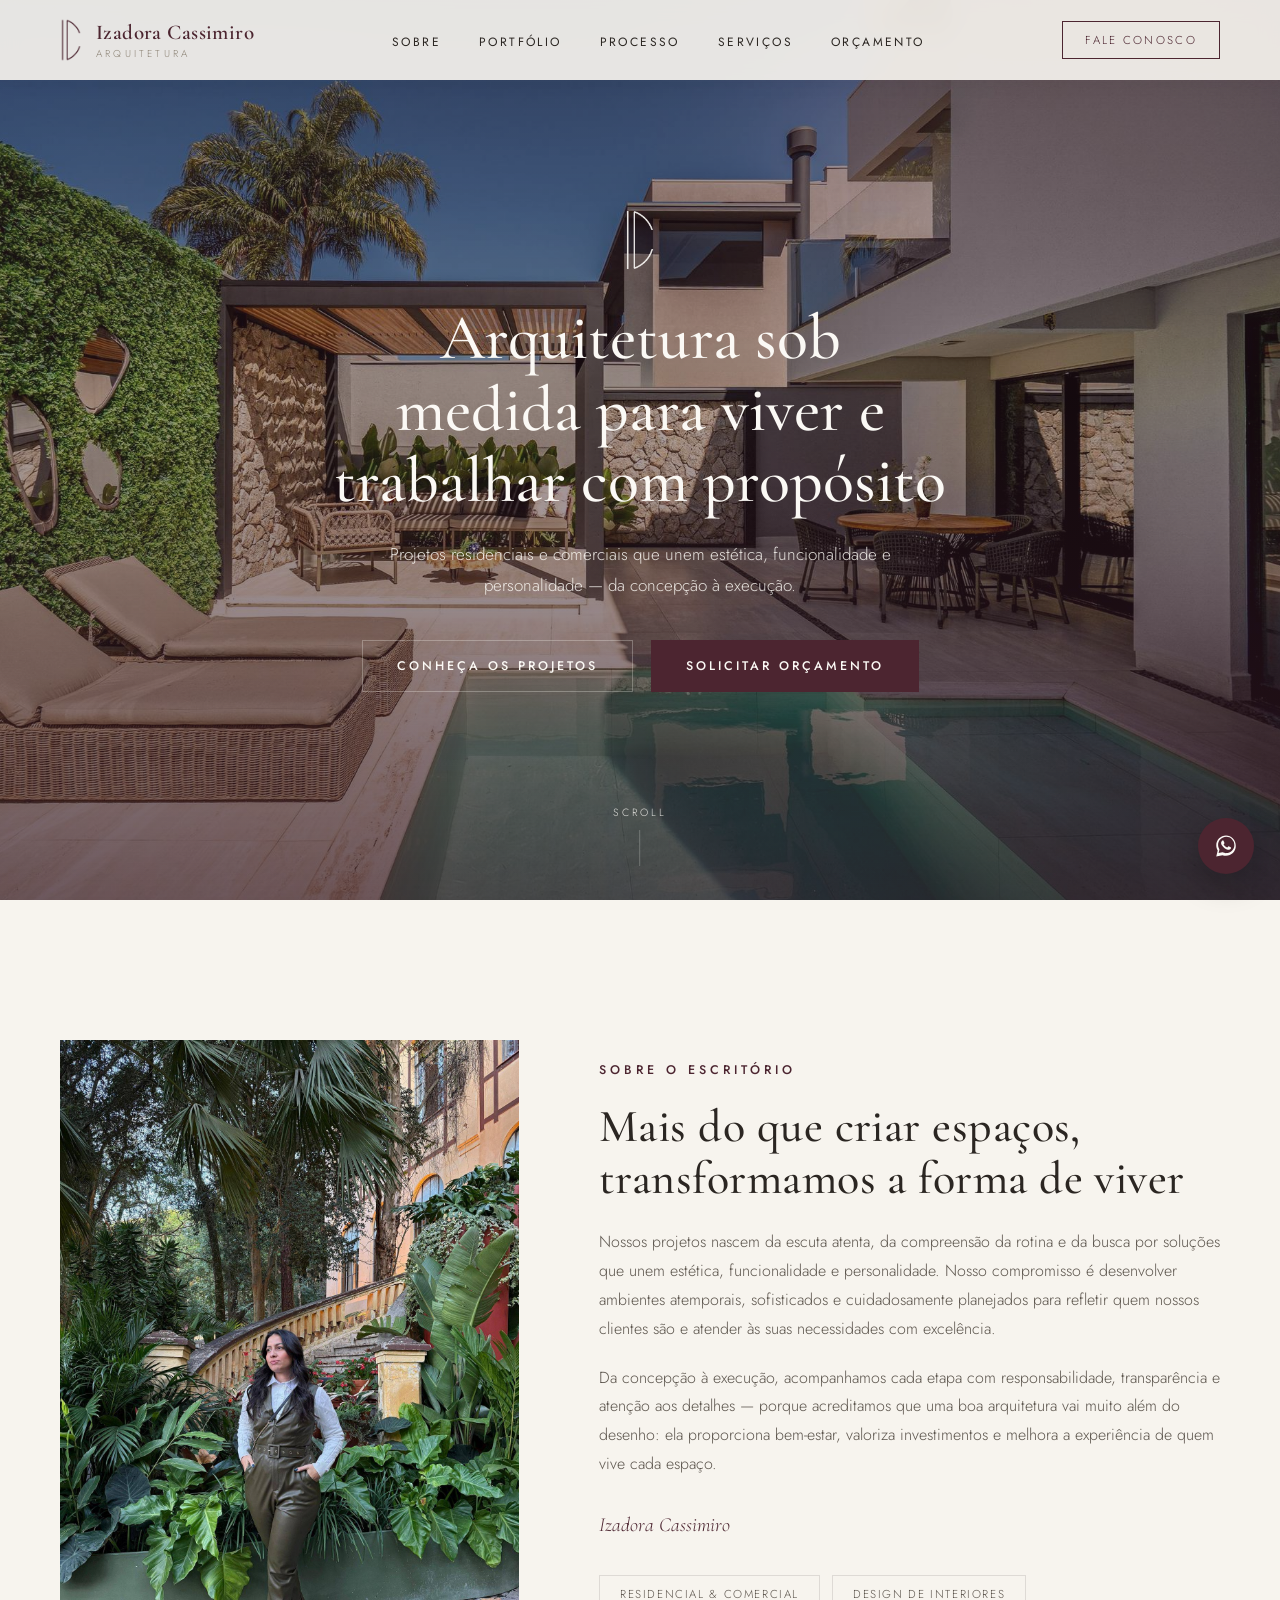
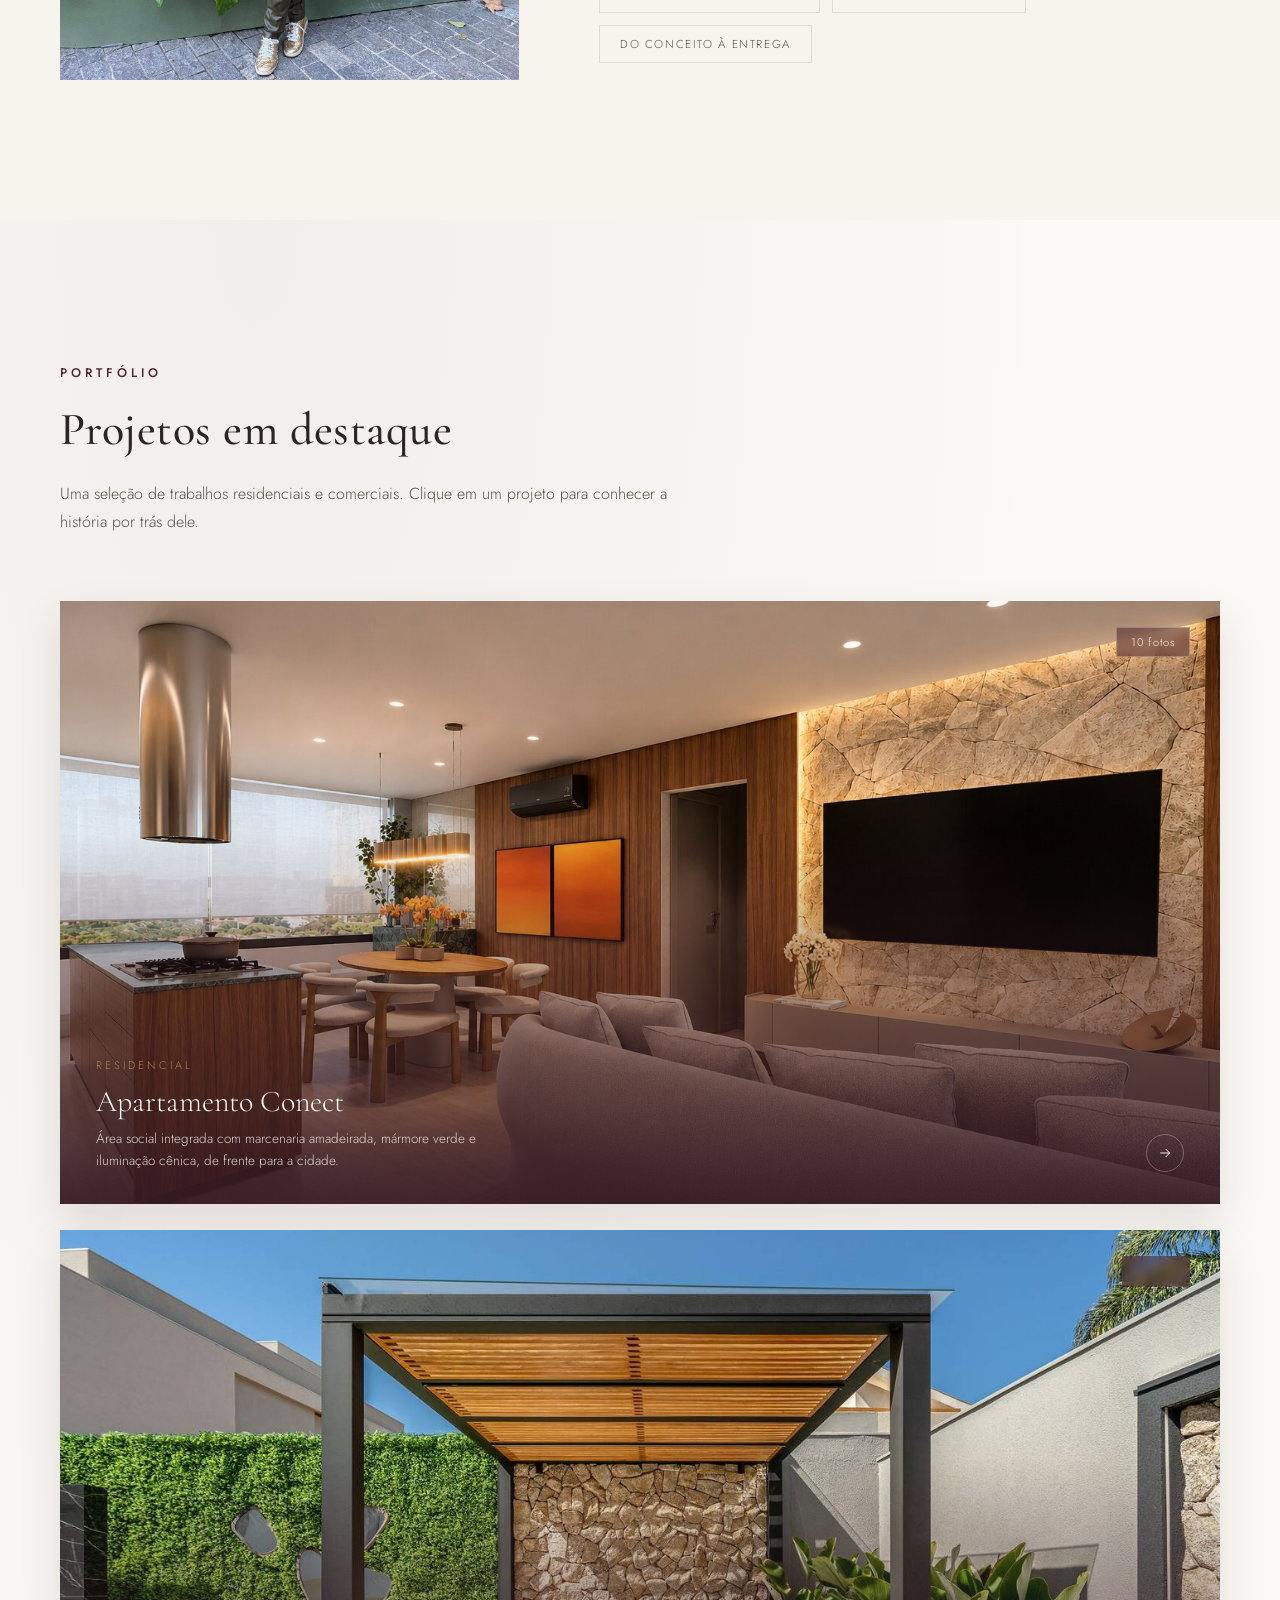
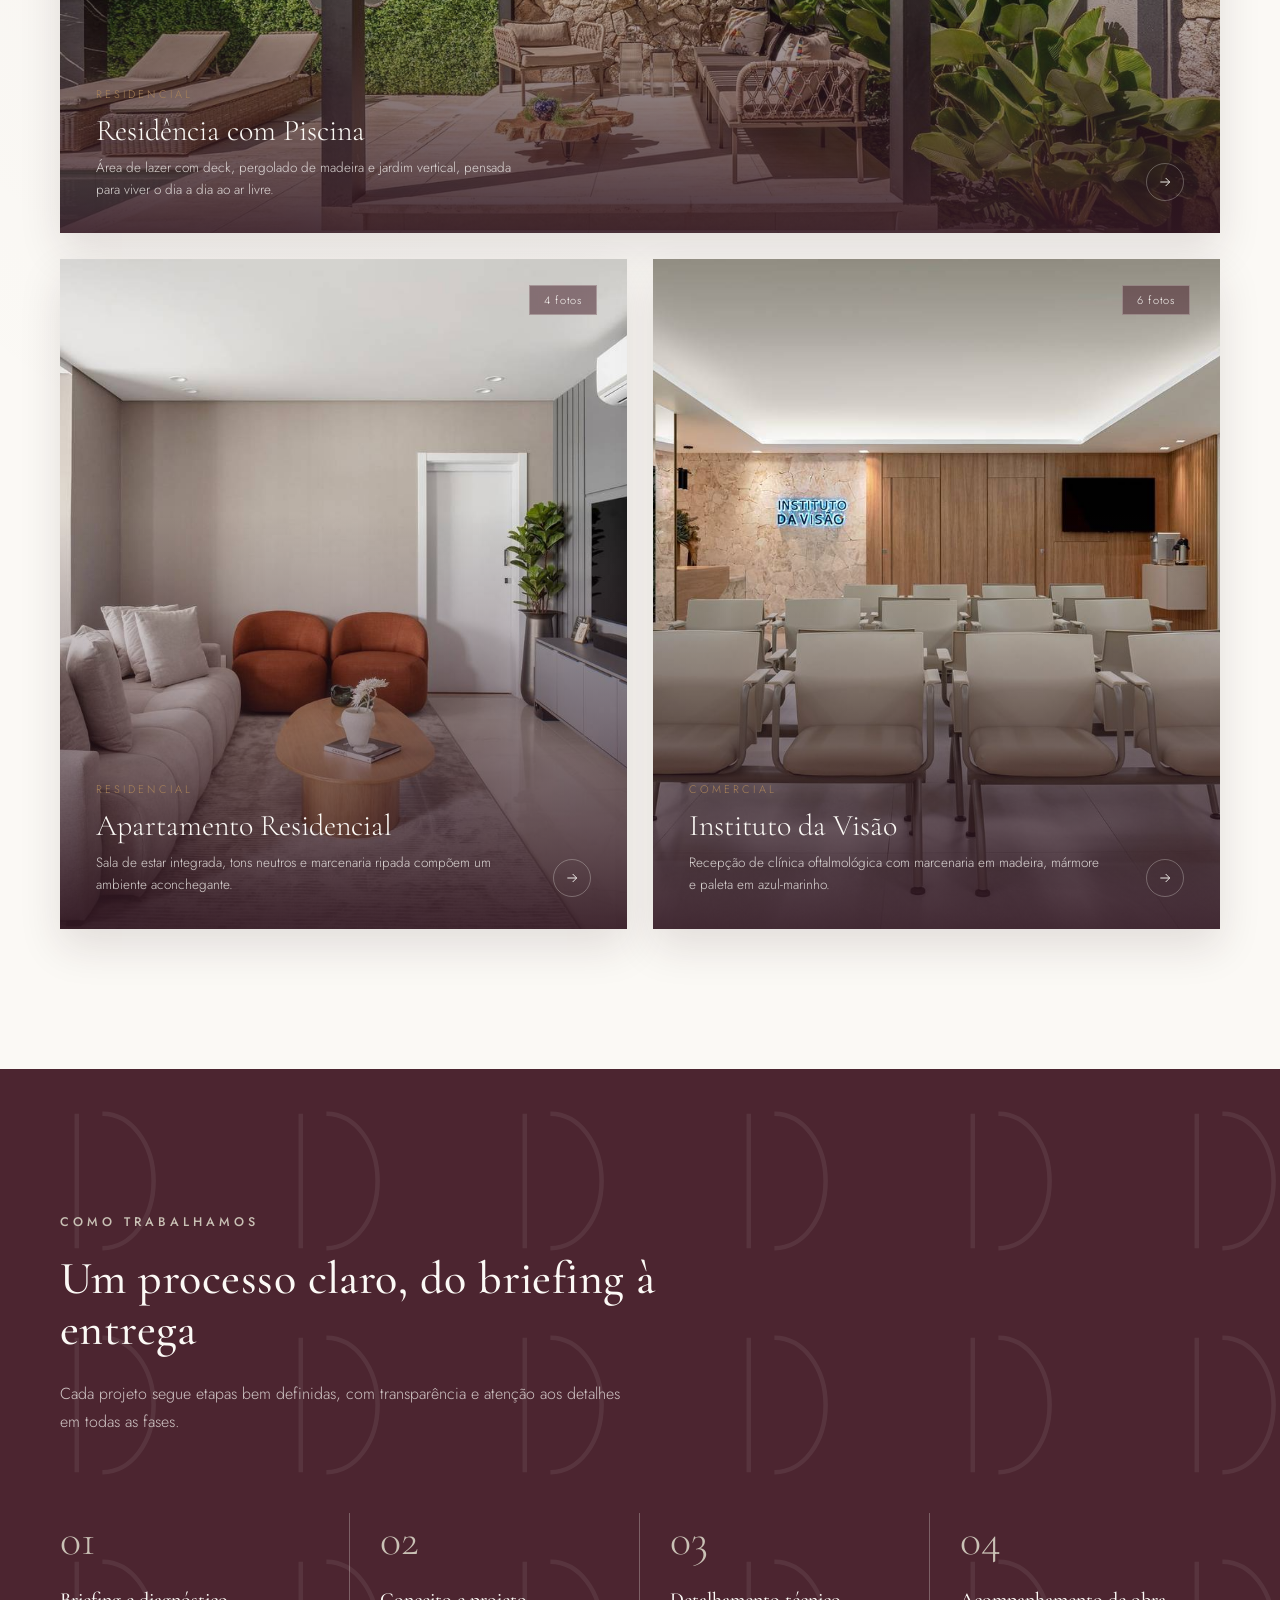
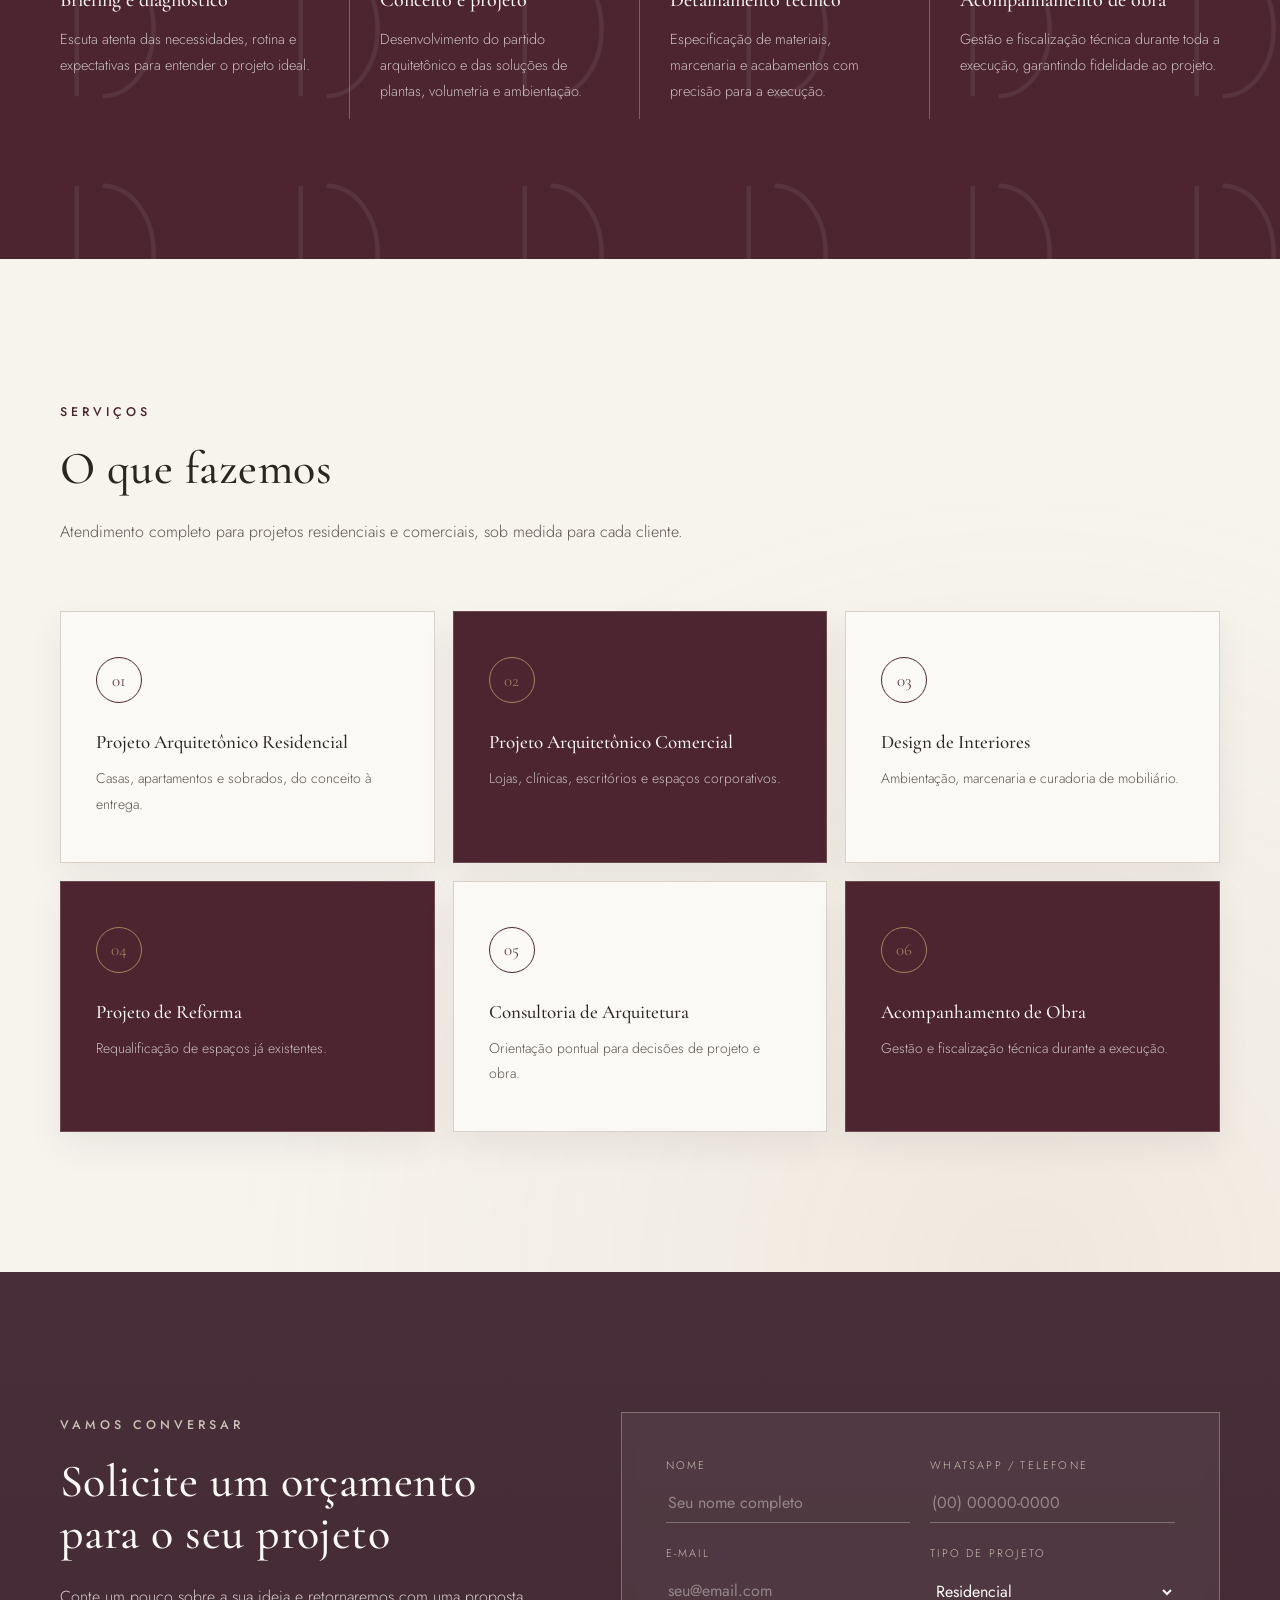
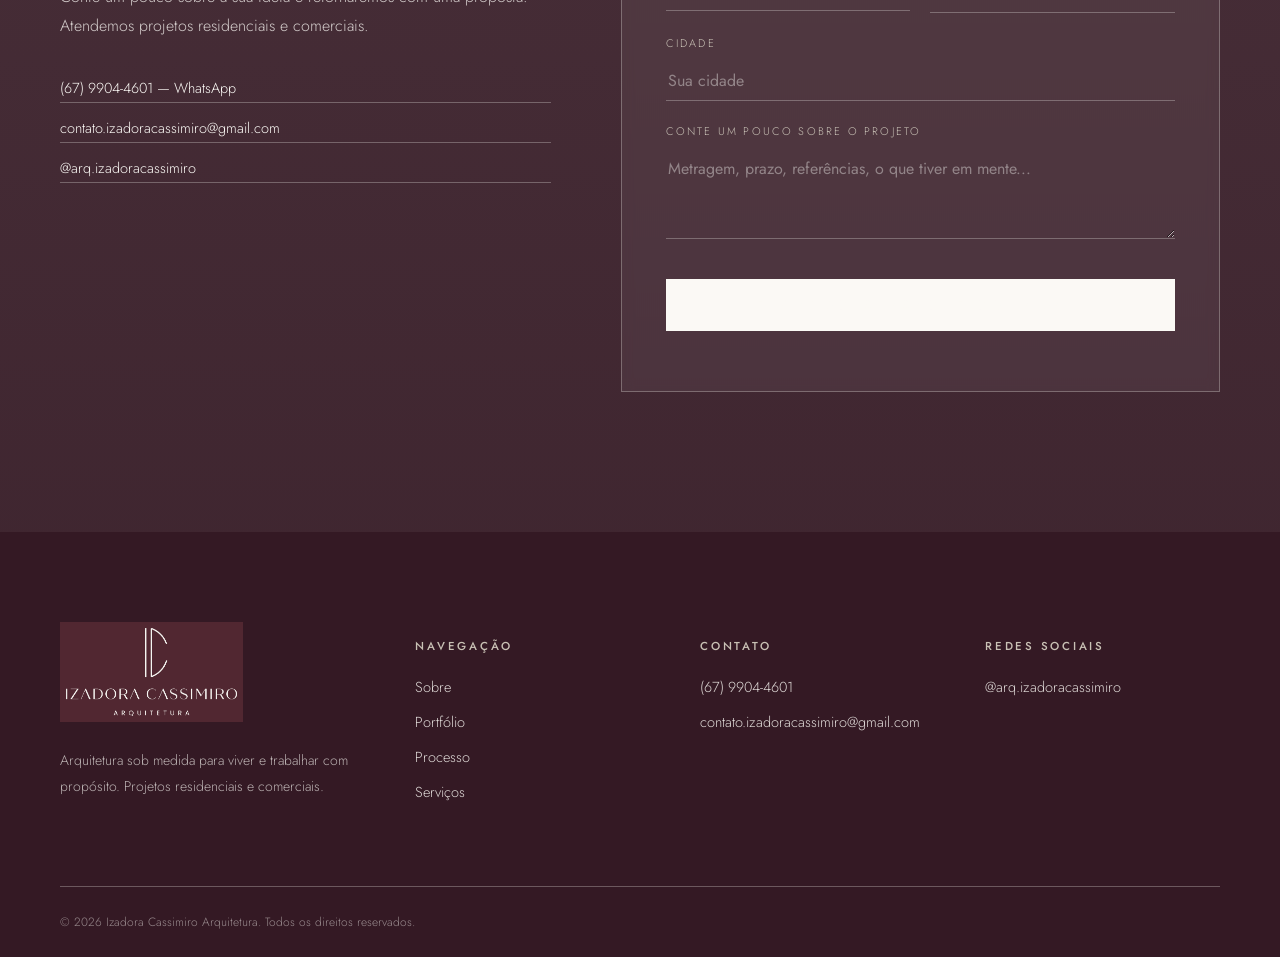
<file: index.html>
<!DOCTYPE html>
<html lang="pt-BR">
<head>
<meta charset="UTF-8">
<meta name="viewport" content="width=device-width, initial-scale=1.0">
<title>Izadora Cassimiro Arquitetura | Projetos residenciais e comerciais</title>
<meta name="description" content="Escritório de arquitetura especializado em projetos residenciais e comerciais sob medida. Design de interiores, reformas e acompanhamento de obra.">
<link rel="preconnect" href="https://fonts.googleapis.com">
<link rel="preconnect" href="https://fonts.gstatic.com" crossorigin>
<link href="https://fonts.googleapis.com/css2?family=Cormorant+Garamond:ital,wght@0,400;0,500;0,600;1,500&family=Jost:wght@300;400;500;600&display=swap" rel="stylesheet">
<link rel="stylesheet" href="styles.css">
</head>
<body>

<!-- ============ NAV ============ -->
<header class="nav" id="mainNav">
  <div class="container">
    <a href="#home" class="nav-logo">
      <img src="assets/img/icon-mono-transparent-bordo.png" alt="" class="nav-logo-mark">
      <span class="nav-logo-text">
        <strong>Izadora Cassimiro</strong>
        <em>Arquitetura</em>
      </span>
    </a>
    <nav>
      <ul class="nav-links">
        <li><a href="#sobre">Sobre</a></li>
        <li><a href="#portfolio">Portfólio</a></li>
        <li><a href="#processo">Processo</a></li>
        <li><a href="#servicos">Serviços</a></li>
        <li><a href="#orcamento">Orçamento</a></li>
      </ul>
    </nav>
    <a class="nav-cta" href="https://wa.me/556799044601" target="_blank" rel="noopener">Fale conosco</a>
    <button class="nav-burger" id="burgerBtn" aria-label="Abrir menu"><span></span><span></span><span></span></button>
  </div>
</header>

<div class="nav-drawer" id="navDrawer">
  <button class="nav-drawer-close" id="drawerClose" aria-label="Fechar menu">
    <svg viewBox="0 0 24 24" fill="none" stroke="currentColor" stroke-width="1.4"><path d="M4 4l16 16M20 4L4 20"/></svg>
  </button>
  <a href="#sobre">Sobre</a>
  <a href="#portfolio">Portfólio</a>
  <a href="#processo">Processo</a>
  <a href="#servicos">Serviços</a>
  <a href="#orcamento">Orçamento</a>
</div>

<!-- ============ HERO ============ -->
<section class="hero" id="home">
  <div class="hero-bg" style="background-image:url('assets/img/hero.jpg')"></div>
  <div class="hero-overlay"></div>
  <div class="hero-content">
    <img src="assets/img/icon-mono-transparent-cream.png" alt="" class="hero-mark">
    <h1>Arquitetura sob medida para viver e trabalhar com propósito</h1>
    <p>Projetos residenciais e comerciais que unem estética, funcionalidade e personalidade — da concepção à execução.</p>
    <div class="hero-actions">
      <a href="#portfolio" class="btn on-dark">Conheça os projetos</a>
      <a href="#orcamento" class="btn filled">Solicitar orçamento</a>
    </div>
  </div>
  <div class="hero-scroll"><span>Scroll</span><span class="line"></span></div>
</section>

<!-- ============ SOBRE ============ -->
<section class="sobre" id="sobre">
  <div class="container">
    <div class="sobre-img-wrap reveal">
      <img src="assets/img/sobre.jpg" alt="Izadora Cassimiro, arquiteta">
      <div class="sobre-img-frame"></div>
    </div>
    <div class="sobre-text reveal">
      <span class="eyebrow">Sobre o escritório</span>
      <h2>Mais do que criar espaços, transformamos a forma de viver</h2>
      <div class="quote-block">
        <p>Nossos projetos nascem da escuta atenta, da compreensão da rotina e da busca por soluções que unem estética, funcionalidade e personalidade. Nosso compromisso é desenvolver ambientes atemporais, sofisticados e cuidadosamente planejados para refletir quem nossos clientes são e atender às suas necessidades com excelência.</p>
        <p>Da concepção à execução, acompanhamos cada etapa com responsabilidade, transparência e atenção aos detalhes — porque acreditamos que uma boa arquitetura vai muito além do desenho: ela proporciona bem-estar, valoriza investimentos e melhora a experiência de quem vive cada espaço.</p>
      </div>
      <span class="sobre-sign">Izadora Cassimiro</span>
      <div class="chip-row">
        <span class="chip">Residencial &amp; Comercial</span>
        <span class="chip">Design de interiores</span>
        <span class="chip">Do conceito à entrega</span>
      </div>
    </div>
  </div>
</section>

<!-- ============ PORTFOLIO ============ -->
<section class="portfolio" id="portfolio">
  <div class="container">
    <div class="section-head reveal">
      <span class="eyebrow">Portfólio</span>
      <h2>Projetos em destaque</h2>
      <p>Uma seleção de trabalhos residenciais e comerciais. Clique em um projeto para conhecer a história por trás dele.</p>
    </div>
    <div class="portfolio-grid">

      <a class="project-card featured reveal" href="projeto-apartamento-conect.html">
        <div class="thumb-wrap">
          <img src="assets/img/ac-01.jpg" alt="Apartamento Conect" loading="lazy">
          <div class="card-overlay"></div>
          <span class="card-count">10 fotos</span>
          <div class="card-info">
            <span class="card-cat">Residencial</span>
            <div class="card-title">Apartamento Conect</div>
            <div class="card-desc">Área social integrada com marcenaria amadeirada, mármore verde e iluminação cênica, de frente para a cidade.</div>
          </div>
          <span class="card-arrow"><svg viewBox="0 0 24 24" fill="none" stroke="currentColor" stroke-width="1.4"><path d="M5 12h14M13 6l6 6-6 6"/></svg></span>
        </div>
      </a>

      <a class="project-card featured reveal" href="projeto-piscina.html">
        <div class="thumb-wrap">
          <img src="assets/img/piscina-6.jpg" alt="Residência com Piscina" loading="lazy">
          <div class="card-overlay"></div>
          <span class="card-count">8 fotos</span>
          <div class="card-info">
            <span class="card-cat">Residencial</span>
            <div class="card-title">Residência com Piscina</div>
            <div class="card-desc">Área de lazer com deck, pergolado de madeira e jardim vertical, pensada para viver o dia a dia ao ar livre.</div>
          </div>
          <span class="card-arrow"><svg viewBox="0 0 24 24" fill="none" stroke="currentColor" stroke-width="1.4"><path d="M5 12h14M13 6l6 6-6 6"/></svg></span>
        </div>
      </a>

      <a class="project-card reveal" href="projeto-apartamento.html">
        <div class="thumb-wrap">
          <img src="assets/img/apto-1.jpg" alt="Apartamento Residencial" loading="lazy">
          <div class="card-overlay"></div>
          <span class="card-count">4 fotos</span>
          <div class="card-info">
            <span class="card-cat">Residencial</span>
            <div class="card-title">Apartamento Residencial</div>
            <div class="card-desc">Sala de estar integrada, tons neutros e marcenaria ripada compõem um ambiente aconchegante.</div>
          </div>
          <span class="card-arrow"><svg viewBox="0 0 24 24" fill="none" stroke="currentColor" stroke-width="1.4"><path d="M5 12h14M13 6l6 6-6 6"/></svg></span>
        </div>
      </a>

      <a class="project-card reveal" href="projeto-instituto.html">
        <div class="thumb-wrap">
          <img src="assets/img/instituto-2.jpg" alt="Instituto da Visão" loading="lazy">
          <div class="card-overlay"></div>
          <span class="card-count">6 fotos</span>
          <div class="card-info">
            <span class="card-cat">Comercial</span>
            <div class="card-title">Instituto da Visão</div>
            <div class="card-desc">Recepção de clínica oftalmológica com marcenaria em madeira, mármore e paleta em azul-marinho.</div>
          </div>
          <span class="card-arrow"><svg viewBox="0 0 24 24" fill="none" stroke="currentColor" stroke-width="1.4"><path d="M5 12h14M13 6l6 6-6 6"/></svg></span>
        </div>
      </a>

    </div>
  </div>
</section>

<!-- ============ PROCESSO ============ -->
<section class="processo" id="processo">
  <svg class="ic-pattern" viewBox="0 0 400 400" preserveAspectRatio="xMidYMid slice">
    <defs>
      <pattern id="icTile" width="70" height="70" patternUnits="userSpaceOnUse">
        <g stroke="currentColor" stroke-width="1.4" fill="none">
          <line x1="24" y1="14" x2="24" y2="56"/>
          <path d="M32 14c9 0 16 9.4 16 21s-7 21-16 21"/>
        </g>
      </pattern>
    </defs>
    <rect width="400" height="400" fill="url(#icTile)" color="#fbf9f5"/>
  </svg>
  <div class="container">
    <div class="section-head reveal">
      <span class="eyebrow on-dark">Como trabalhamos</span>
      <h2>Um processo claro, do briefing à entrega</h2>
      <p class="lead">Cada projeto segue etapas bem definidas, com transparência e atenção aos detalhes em todas as fases.</p>
    </div>
    <div class="steps">
      <div class="step reveal">
        <div class="step-num">01</div>
        <h3>Briefing e diagnóstico</h3>
        <p>Escuta atenta das necessidades, rotina e expectativas para entender o projeto ideal.</p>
      </div>
      <div class="step reveal">
        <div class="step-num">02</div>
        <h3>Conceito e projeto</h3>
        <p>Desenvolvimento do partido arquitetônico e das soluções de plantas, volumetria e ambientação.</p>
      </div>
      <div class="step reveal">
        <div class="step-num">03</div>
        <h3>Detalhamento técnico</h3>
        <p>Especificação de materiais, marcenaria e acabamentos com precisão para a execução.</p>
      </div>
      <div class="step reveal">
        <div class="step-num">04</div>
        <h3>Acompanhamento de obra</h3>
        <p>Gestão e fiscalização técnica durante toda a execução, garantindo fidelidade ao projeto.</p>
      </div>
    </div>
  </div>
</section>

<!-- ============ SERVICOS ============ -->
<!-- Nota: lista de serviços provisória (briefing item 1.4) — validar com a cliente antes da publicação. -->
<section class="servicos" id="servicos">
  <div class="container">
    <div class="section-head reveal">
      <span class="eyebrow">Serviços</span>
      <h2>O que fazemos</h2>
      <p>Atendimento completo para projetos residenciais e comerciais, sob medida para cada cliente.</p>
    </div>
    <div class="servicos-grid">
      <div class="servico reveal">
        <div class="servico-num">01</div>
        <h3>Projeto Arquitetônico Residencial</h3>
        <p>Casas, apartamentos e sobrados, do conceito à entrega.</p>
      </div>
      <div class="servico reveal">
        <div class="servico-num">02</div>
        <h3>Projeto Arquitetônico Comercial</h3>
        <p>Lojas, clínicas, escritórios e espaços corporativos.</p>
      </div>
      <div class="servico reveal">
        <div class="servico-num">03</div>
        <h3>Design de Interiores</h3>
        <p>Ambientação, marcenaria e curadoria de mobiliário.</p>
      </div>
      <div class="servico reveal">
        <div class="servico-num">04</div>
        <h3>Projeto de Reforma</h3>
        <p>Requalificação de espaços já existentes.</p>
      </div>
      <div class="servico reveal">
        <div class="servico-num">05</div>
        <h3>Consultoria de Arquitetura</h3>
        <p>Orientação pontual para decisões de projeto e obra.</p>
      </div>
      <div class="servico reveal">
        <div class="servico-num">06</div>
        <h3>Acompanhamento de Obra</h3>
        <p>Gestão e fiscalização técnica durante a execução.</p>
      </div>
    </div>
  </div>
</section>

<!-- ============ ORCAMENTO ============ -->
<section class="orcamento" id="orcamento">
  <div class="container">
    <div class="orcamento-intro reveal">
      <span class="eyebrow on-dark">Vamos conversar</span>
      <h2>Solicite um orçamento para o seu projeto</h2>
      <p>Conte um pouco sobre a sua ideia e retornaremos com uma proposta. Atendemos projetos residenciais e comerciais.</p>
      <div class="orcamento-contacts">
        <a href="https://wa.me/556799044601" target="_blank" rel="noopener">(67) 9904-4601 — WhatsApp</a>
        <a href="mailto:contato.izadoracassimiro@gmail.com">contato.izadoracassimiro@gmail.com</a>
        <a href="https://instagram.com/arq.izadoracassimiro" target="_blank" rel="noopener">@arq.izadoracassimiro</a>
      </div>
    </div>

    <form class="orc-form reveal" id="orcamentoForm">
      <div class="orc-row">
        <div class="orc-field">
          <label for="orcNome">Nome</label>
          <input type="text" id="orcNome" placeholder="Seu nome completo" required>
        </div>
        <div class="orc-field">
          <label for="orcTelefone">WhatsApp / Telefone</label>
          <input type="tel" id="orcTelefone" placeholder="(00) 00000-0000" required>
        </div>
      </div>
      <div class="orc-row">
        <div class="orc-field">
          <label for="orcEmail">E-mail</label>
          <input type="email" id="orcEmail" placeholder="seu@email.com">
        </div>
        <div class="orc-field">
          <label for="orcTipo">Tipo de projeto</label>
          <select id="orcTipo">
            <option value="Residencial">Residencial</option>
            <option value="Comercial">Comercial</option>
            <option value="Reforma">Reforma</option>
            <option value="Design de Interiores">Design de Interiores</option>
            <option value="Consultoria">Consultoria</option>
            <option value="Outro">Outro</option>
          </select>
        </div>
      </div>
      <div class="orc-field">
        <label for="orcCidade">Cidade</label>
        <input type="text" id="orcCidade" placeholder="Sua cidade">
      </div>
      <div class="orc-field">
        <label for="orcMensagem">Conte um pouco sobre o projeto</label>
        <textarea id="orcMensagem" placeholder="Metragem, prazo, referências, o que tiver em mente..."></textarea>
      </div>
      <button type="submit" class="btn on-dark orc-submit">Enviar solicitação pelo WhatsApp</button>
      <div class="orc-feedback" id="orcFeedback"></div>
    </form>
  </div>
</section>

<!-- ============ FOOTER ============ -->
<footer class="footer">
  <div class="container">
    <div class="footer-grid">
      <div class="footer-col">
        <img src="assets/img/logo-badge.jpg" alt="Izadora Cassimiro Arquitetura" class="footer-logo">
        <p style="margin-top:26px;">Arquitetura sob medida para viver e trabalhar com propósito. Projetos residenciais e comerciais.</p>
      </div>
      <div class="footer-col">
        <h4>Navegação</h4>
        <a href="#sobre">Sobre</a>
        <a href="#portfolio">Portfólio</a>
        <a href="#processo">Processo</a>
        <a href="#servicos">Serviços</a>
      </div>
      <div class="footer-col">
        <h4>Contato</h4>
        <a href="https://wa.me/556799044601" target="_blank" rel="noopener">(67) 9904-4601</a>
        <a href="mailto:contato.izadoracassimiro@gmail.com">contato.izadoracassimiro@gmail.com</a>
      </div>
      <div class="footer-col">
        <h4>Redes sociais</h4>
        <a href="https://instagram.com/arq.izadoracassimiro" target="_blank" rel="noopener">@arq.izadoracassimiro</a>
      </div>
    </div>
    <div class="footer-bottom">
      <span>&copy; <span id="year"></span> Izadora Cassimiro Arquitetura. Todos os direitos reservados.</span>
    </div>
  </div>
</footer>

<!-- ============ WHATSAPP FLOAT ============ -->
<a class="wa-float" href="https://wa.me/556799044601" target="_blank" rel="noopener" aria-label="Falar no WhatsApp">
  <svg viewBox="0 0 32 32" fill="none"><path fill="#fbf9f5" d="M16.02 3C9.4 3 4 8.4 4 15.02c0 2.4.66 4.63 1.8 6.55L4 29l7.6-1.75a12 12 0 0 0 4.42.85h.01c6.63 0 12.02-5.4 12.02-12.03C28.05 8.4 22.66 3 16.02 3zm0 21.8h-.01a10 10 0 0 1-4.28-.97l-.31-.16-4.5 1.04 1.06-4.36-.2-.32a9.94 9.94 0 0 1-1.53-5.3c0-5.5 4.5-9.98 10.03-9.98 2.68 0 5.2 1.04 7.09 2.94a9.9 9.9 0 0 1 2.93 7.05c0 5.5-4.5 9.96-9.98 9.96zm5.5-7.46c-.3-.15-1.77-.87-2.04-.97-.27-.1-.47-.15-.67.15-.2.3-.77.97-.94 1.17-.17.2-.35.22-.65.07-.3-.15-1.26-.46-2.4-1.47a9 9 0 0 1-1.66-2.06c-.17-.3-.02-.46.13-.6.14-.14.3-.35.45-.53.15-.17.2-.3.3-.5.1-.2.05-.37-.02-.52-.08-.15-.68-1.62-.93-2.22-.24-.58-.49-.5-.68-.51h-.58c-.2 0-.53.07-.8.37-.28.3-1.05 1.03-1.05 2.5 0 1.48 1.08 2.9 1.23 3.1.15.2 2.12 3.24 5.14 4.54.72.31 1.28.5 1.72.63.72.23 1.38.2 1.9.12.58-.09 1.77-.72 2.02-1.42.25-.7.25-1.29.17-1.42-.07-.13-.27-.2-.57-.35z"/></svg>
</a>

<script src="script.js"></script>
</body>
</html>
</file>
<file: styles.css>
/* ==========================================================================
   Izadora Cassimiro Arquitetura — styles
   ========================================================================== */

:root{
  --bordo: #4c2530;
  --bordo-dark: #341924;
  --bege: #f7f4ee;
  --creme: #fbf9f5;
  --taupe: #c9c1b5;
  --taupe-dark: #8f8577;
  --gold: #a9835a;
  --ink: #2b2622;
  --ink-soft: #5c554d;
  --line: rgba(43,38,34,0.12);
  --line-warm: rgba(140,124,106,0.32);
  --line-light: rgba(251,249,245,0.28);

  --serif: 'Cormorant Garamond', 'Times New Roman', serif;
  --sans: 'Jost', Arial, sans-serif;

  --section-py: 140px;
  --section-py-mobile: 76px;
  --container: 1240px;
}

*{ box-sizing: border-box; }
html{ scroll-behavior: smooth; overflow-x: hidden; max-width: 100%; }
body{
  margin:0;
  font-family: var(--sans);
  color: var(--ink);
  background: var(--creme);
  font-weight: 300;
  -webkit-font-smoothing: antialiased;
  overflow-x: hidden;
  max-width: 100%;
  position: relative;
}
img{ max-width:100%; display:block; }
a{ color:inherit; text-decoration:none; }
button{ font-family: inherit; cursor:pointer; }

.container{
  width:100%;
  max-width: var(--container);
  margin:0 auto;
  padding: 0 40px;
}

.eyebrow{
  font-family: var(--sans);
  font-size: 12.5px;
  letter-spacing: 0.32em;
  text-transform: uppercase;
  color: var(--bordo);
  font-weight: 500;
  display:inline-block;
  margin-bottom: 22px;
}
.eyebrow.on-dark{ color: var(--taupe); }

h1,h2,h3{
  font-family: var(--serif);
  font-weight: 500;
  color: var(--ink);
  margin: 0 0 24px;
  line-height: 1.12;
  overflow-wrap: break-word;
}
a, p{ overflow-wrap: break-word; word-break: break-word; }
h2{ font-size: clamp(32px, 4vw, 46px); letter-spacing: 0.01em; }
.section-head{ max-width: 640px; margin-bottom: 64px; }
.section-head.center{ margin-left:auto; margin-right:auto; text-align:center; }
p{ line-height: 1.8; color: var(--ink-soft); font-weight: 300; }

.btn{
  display:inline-flex;
  align-items:center;
  justify-content:center;
  gap:10px;
  padding: 16px 34px;
  font-size: 12.5px;
  letter-spacing: 0.24em;
  text-transform: uppercase;
  font-weight: 500;
  border:1px solid var(--bordo);
  color: var(--bordo);
  background: transparent;
  transition: all .35s ease;
  white-space: nowrap;
}
.btn:hover{ background: var(--bordo); color: var(--creme); transform: translateY(-2px); }
.btn.filled{ background: var(--bordo); color: var(--creme); }
.btn.filled:hover{ background: var(--bordo-dark); border-color: var(--bordo-dark); }
.btn.on-dark{ border-color: var(--line-light); color: var(--creme); }
.btn.on-dark:hover{ background: var(--creme); color: var(--bordo); border-color: var(--creme); }

/* ---------------- NAV ---------------- */
.nav{
  position: fixed; top:0; left:0; right:0; z-index: 500;
  padding: 18px 0;
  background: rgba(247,244,238,0.92);
  backdrop-filter: blur(10px);
  -webkit-backdrop-filter: blur(10px);
  box-shadow: 0 2px 18px rgba(43,38,34,0.06);
  transition: all .4s ease;
}
.nav .container{ display:flex; align-items:center; justify-content:space-between; }
.nav-logo{
  display:flex; align-items:center; gap:14px; color: var(--bordo);
  min-width:0; flex-shrink:1;
}
.nav-logo-mark{ height:44px; width:auto; flex-shrink:0; }
.nav-logo-text{ display:flex; flex-direction:column; line-height:1.2; min-width:0; overflow:hidden; }
.nav-logo-text strong{
  font-family: var(--serif); font-weight:600; font-size:21px; letter-spacing:0.02em; color: var(--bordo);
}
.nav-logo-text em{
  font-family: var(--sans); font-style:normal; font-size:10px; letter-spacing:0.32em;
  text-transform:uppercase; color: var(--taupe-dark); margin-top:2px;
}
.nav.scrolled{ padding: 10px 0; box-shadow: 0 6px 24px rgba(0,0,0,0.09); }
.nav-links{ display:flex; gap:38px; list-style:none; margin:0; padding:0; }
.nav-links a{
  font-size: 12px; letter-spacing: 0.2em; text-transform: uppercase;
  color: var(--ink); font-weight: 400; position:relative; padding-bottom:4px;
}
.nav-links a::after{
  content:''; position:absolute; left:0; bottom:0; width:0; height:1px; background: currentColor;
  transition: width .3s ease;
}
.nav-links a:hover::after{ width:100%; }
.nav-cta{
  border:1px solid var(--bordo); color:var(--bordo);
  padding: 10px 22px; font-size:11.5px; letter-spacing:0.2em; text-transform:uppercase;
  transition: all .35s ease;
}
.nav-cta:hover{ background: var(--bordo); color: var(--creme); }

.nav-burger{ display:none; width:26px; height:20px; position:relative; background:none; border:none; }
.nav-burger span{ position:absolute; left:0; right:0; height:1px; background: var(--ink); transition:.3s; }
.nav-burger span:nth-child(1){ top:0; }
.nav-burger span:nth-child(2){ top:9px; }
.nav-burger span:nth-child(3){ top:18px; }

/* ---------------- HERO ---------------- */
.hero{
  position:relative; height:100vh; min-height:640px;
  display:flex; align-items:center; justify-content:center;
  color: var(--creme); text-align:center; overflow:hidden;
}
.hero-bg{
  position:absolute; inset:0; background-size:cover; background-position:center;
  transform: scale(1.06);
  will-change: transform;
}
.hero-overlay{
  position:absolute; inset:0;
  background: linear-gradient(180deg, rgba(52,25,36,0.55) 0%, rgba(52,25,36,0.38) 45%, rgba(52,25,36,0.72) 100%);
}
.hero-content{ position:relative; z-index:2; padding: 0 24px; max-width:820px; }
.hero-mark{ width:auto; height:64px; margin: 0 auto 30px; opacity:0.95; }
.hero-content h1{
  color: var(--creme); font-size: clamp(34px, 6vw, 64px); margin-bottom:22px;
  text-wrap: balance;
}
.hero-content p{ color: rgba(251,249,245,0.86); font-size:17px; max-width:560px; margin: 0 auto 40px; }
.hero-actions{ display:flex; gap:18px; justify-content:center; flex-wrap:wrap; }
.hero-scroll{
  position:absolute; bottom: 34px; left:50%; transform: translateX(-50%);
  z-index:2; display:flex; flex-direction:column; align-items:center; gap:10px;
  color: var(--creme); font-size:10.5px; letter-spacing:0.28em; text-transform:uppercase;
  opacity:0.85;
}
.hero-scroll .line{ width:1px; height:36px; background: var(--line-light); position:relative; overflow:hidden; }
.hero-scroll .line::after{
  content:''; position:absolute; top:-100%; left:0; width:100%; height:100%; background: var(--creme);
  animation: scrolldown 2.2s ease-in-out infinite;
}
@keyframes scrolldown{ 0%{ top:-100%; } 60%{ top:100%; } 100%{ top:100%; } }

/* ---------------- SOBRE ---------------- */
.sobre{ padding: var(--section-py) 0; background: var(--bege); }
.sobre .container{ display:grid; grid-template-columns: 0.85fr 1.15fr; gap:80px; align-items:center; }
.sobre-img-wrap{ position:relative; }
.sobre-img-wrap img{ width:100%; height:640px; object-fit:cover; transition: transform .6s ease; }
.sobre-img-wrap:hover img{ transform: scale(1.03); }
.sobre-img-frame{
  position:absolute; top:22px; left:22px; right:-22px; bottom:-22px;
  border:1px solid var(--bordo); z-index:-1;
}
.sobre-text{ min-width:0; }
.sobre-text .quote-block{ margin: 0 0 34px; }
.sobre-text p{ font-size:16px; margin-bottom:20px; }
.sobre-text p:last-of-type{ margin-bottom:0; }
.sobre-sign{ margin-top:34px; font-family: var(--serif); font-size:20px; color:var(--bordo); font-style:italic; }
.chip-row{ display:flex; flex-wrap:wrap; gap:12px; margin-top:38px; }
.chip{
  border:1px solid var(--line); padding:10px 20px; font-size:11.5px;
  letter-spacing:0.14em; text-transform:uppercase; color:var(--ink-soft);
  transition: border-color .3s ease, color .3s ease;
}
.chip:hover{ border-color: var(--bordo); color: var(--bordo); }

/* ---------------- PORTFOLIO ---------------- */
.portfolio{
  padding: var(--section-py) 0;
  background: radial-gradient(ellipse at 20% 0%, rgba(76,37,48,0.05), transparent 55%), var(--creme);
  position: relative;
}
.portfolio-grid{
  display:grid; grid-template-columns: repeat(2, 1fr); gap: 26px;
}
.project-card{
  position:relative; cursor:pointer; overflow:hidden; background: var(--bordo-dark);
  display:block; box-shadow: 0 18px 40px rgba(52,25,36,0.12);
  transition: box-shadow .4s ease, transform .4s ease;
}
.project-card:hover{ box-shadow: 0 26px 55px rgba(52,25,36,0.22); transform: translateY(-4px); }
.project-card.featured{ grid-column: 1 / -1; }
.project-card .thumb-wrap{ position:relative; width:100%; padding-top: 118%; overflow:hidden; }
.project-card.featured .thumb-wrap{ padding-top: 52%; }
.project-card img{
  position:absolute; inset:0; width:100%; height:100%; object-fit:cover;
  transition: transform 1.1s cubic-bezier(.2,.7,.2,1), filter .6s ease;
}
.project-card:hover img{ transform: scale(1.07); }
.project-card .card-overlay{
  position:absolute; inset:0;
  background: linear-gradient(180deg, rgba(52,25,36,0) 38%, rgba(52,25,36,0.9) 100%);
}
.project-card .card-info{
  position:absolute; left:0; right:0; bottom:0; padding: 32px 36px;
  color: var(--creme);
}
.project-card .card-cat{
  font-size:11px; letter-spacing:0.28em; text-transform:uppercase; color: var(--gold);
  margin-bottom:10px; display:block;
}
.project-card .card-title{ font-family: var(--serif); font-size:30px; margin-bottom:8px; }
.project-card .card-desc{ font-size:13.5px; color: rgba(251,249,245,0.82); max-width:420px; line-height:1.65; }
.project-card .card-count{
  position:absolute; top:26px; right:30px; font-size:11px; letter-spacing:0.1em;
  color: var(--creme); background: rgba(76,37,48,0.55); border:1px solid var(--line-light); padding:6px 14px;
  backdrop-filter: blur(4px);
}
.project-card .card-arrow{
  position:absolute; bottom:32px; right:36px; width:38px; height:38px; border-radius:50%;
  border:1px solid var(--line-light); display:flex; align-items:center; justify-content:center;
  color: var(--creme); transition: background .35s ease, transform .35s ease;
}
.project-card:hover .card-arrow{ background: var(--bordo); transform: translateX(4px); }
.project-card .card-arrow svg{ width:16px; height:16px; }

/* ---------------- PROCESSO ---------------- */
.processo{ padding: var(--section-py) 0; background: var(--bordo); color: var(--creme); position:relative; overflow:hidden; }
.processo .ic-pattern{ position:absolute; inset:0; opacity:0.07; pointer-events:none; }
.processo .container{ position:relative; z-index:1; }
.processo h2{ color: var(--creme); }
.processo p.lead{ color: rgba(251,249,245,0.75); max-width:560px; }
.steps{ margin-top: 76px; display:grid; grid-template-columns: repeat(4,1fr); gap:0; }
.step{ padding: 0 30px; position:relative; }
.step:first-child{ padding-left: 0; }
.step:last-child{ padding-right: 0; }
.step:not(:last-child)::after{
  content:''; position:absolute; top:0; right:0; width:1px; height:100%; background: var(--line-light);
}
.step-num{ font-family: var(--serif); font-size:44px; color: var(--taupe); margin-bottom:22px; transition: color .3s ease, transform .3s ease; }
.step:hover .step-num{ color: var(--creme); transform: translateX(4px); }
.step h3{ color: var(--creme); font-size:20px; margin-bottom:14px; }
.step p{ color: rgba(251,249,245,0.72); font-size:14.5px; }

/* ---------------- SERVICOS ---------------- */
.servicos{
  padding: var(--section-py) 0;
  background: radial-gradient(ellipse at 80% 100%, rgba(169,131,90,0.10), transparent 55%), var(--bege);
}
.servicos-grid{
  display:grid; grid-template-columns: repeat(3,1fr); gap: 18px;
}
.servico{
  position:relative; padding: 46px 36px; overflow:hidden;
  background: var(--creme); color: var(--ink);
  box-shadow: 0 14px 32px rgba(52,25,36,0.07);
  transition: transform .35s ease, box-shadow .35s ease, background .35s ease;
}
.servico::after{
  content:''; position:absolute; inset:0; border:1px solid var(--line-warm); pointer-events:none;
  transition: border-color .35s ease;
}
.servico-num{
  display:inline-flex; align-items:center; justify-content:center;
  width:46px; height:46px; border-radius:50%;
  font-family:var(--serif); font-size:17px; margin-bottom:28px;
  border:1px solid var(--bordo); color:var(--bordo);
  transition: background .35s ease, color .35s ease;
}
.servico h3{ font-size:19px; margin-bottom:14px; color: var(--ink); }
.servico p{ font-size:14px; margin:0; color: var(--ink-soft); }

.servico:hover{ transform: translateY(-6px); box-shadow: 0 24px 48px rgba(52,25,36,0.16); }
.servico:hover::after{ border-color: var(--bordo); }
.servico:hover .servico-num{ background: var(--bordo); color: var(--creme); }

/* checkerboard color play across the grid */
.servico:nth-child(even){ background: var(--bordo); color: var(--creme); }
.servico:nth-child(even) h3{ color: var(--creme); }
.servico:nth-child(even) p{ color: rgba(251,249,245,0.72); }
.servico:nth-child(even) .servico-num{ border-color: var(--gold); color: var(--gold); }
.servico:nth-child(even)::after{ border-color: rgba(251,249,245,0.18); }
.servico:nth-child(even):hover{ background: var(--bordo-dark); }
.servico:nth-child(even):hover .servico-num{ background: var(--gold); color: var(--bordo-dark); }
.servico:nth-child(even):hover::after{ border-color: var(--gold); }

/* ---------------- ORCAMENTO (quote request) ---------------- */
.orcamento{
  padding: var(--section-py) 0; position:relative; color:var(--creme);
  background: linear-gradient(rgba(52,25,36,0.9), rgba(52,25,36,0.94)), url('assets/img/piscina-9.jpg') center/cover fixed;
}
.orcamento .container{ display:grid; grid-template-columns: 0.9fr 1.1fr; gap: 70px; align-items:start; }
.orcamento-intro{ min-width:0; }
.orcamento-intro h2{ color: var(--creme); }
.orcamento-intro p{ color: rgba(251,249,245,0.78); }
.orcamento-contacts{ margin-top:36px; display:flex; flex-direction:column; gap:14px; min-width:0; }
.orcamento-contacts a{ font-size:14.5px; color: var(--creme); border-bottom:1px solid var(--line-light); padding-bottom:4px; max-width:100%; transition: border-color .3s ease, opacity .3s ease; }
.orcamento-contacts a:hover{ border-color: var(--taupe); opacity:0.8; }

.orc-form{ background: rgba(251,249,245,0.06); border:1px solid var(--line-light); padding: 44px; backdrop-filter: blur(6px); min-width:0; }
.orc-row{ display:grid; grid-template-columns: 1fr 1fr; gap:20px; }
.orc-field{ margin-bottom: 22px; }
.orc-field label{ display:block; font-size:11px; letter-spacing:0.2em; text-transform:uppercase; color: var(--taupe); margin-bottom:10px; }
.orc-field input, .orc-field select, .orc-field textarea{
  width:100%; background: transparent; border:none; border-bottom:1px solid var(--line-light);
  color: var(--creme); font-family: var(--sans); font-size:16px; padding: 8px 2px; outline:none;
  transition: border-color .3s ease;
}
.orc-field select option{ color: var(--ink); }
.orc-field input::placeholder, .orc-field textarea::placeholder{ color: rgba(251,249,245,0.4); }
.orc-field input:focus, .orc-field select:focus, .orc-field textarea:focus{ border-color: var(--creme); }
.orc-field textarea{ resize: vertical; min-height: 90px; }
.orc-submit{ margin-top:12px; width:100%; justify-content:center; background: var(--creme); color: var(--bordo); border-color: var(--creme); }
.orc-submit:hover{ background: var(--gold); border-color: var(--gold); color: var(--bordo-dark); }
.orc-feedback{ margin-top:16px; font-size:13px; color: var(--taupe); opacity:0; transition: opacity .4s ease; }
.orc-feedback.show{ opacity:1; }

/* ---------------- FOOTER ---------------- */
.footer{ background: var(--bordo-dark); color: var(--creme); padding: 90px 0 0; }
.footer-grid{ display:grid; grid-template-columns: 1.3fr 1fr 1fr 1fr; gap: 50px; padding-bottom: 70px; border-bottom:1px solid var(--line-light); }
.footer-logo{ height:100px; width:auto; margin-bottom:6px; }
.footer p{ color: rgba(251,249,245,0.68); font-size:14px; }
.footer-col h4{
  font-size:11.5px; letter-spacing:0.24em; text-transform:uppercase; color: var(--taupe);
  font-weight:500; margin-bottom:22px;
}
.footer-col{ min-width:0; }
.footer-col a{ display:block; font-size:14.5px; color: rgba(251,249,245,0.85); margin-bottom:14px; transition: color .25s; }
.footer-col a:hover{ color: var(--creme); }
.footer-bottom{
  display:flex; justify-content:space-between; align-items:center; padding: 26px 0;
  font-size:12px; color: rgba(251,249,245,0.5); flex-wrap:wrap; gap:10px;
}

/* ---------------- WHATSAPP FLOAT ---------------- */
.wa-float{
  position:fixed; right:26px; bottom:26px; z-index:400;
  width:56px; height:56px; border-radius:50%; background: var(--bordo);
  display:flex; align-items:center; justify-content:center; box-shadow: 0 10px 30px rgba(0,0,0,0.25);
  transition: transform .3s ease, background .3s ease;
}
.wa-float:hover{ transform: scale(1.08); background: var(--bordo-dark); }
.wa-float svg{ width:26px; height:26px; }

/* ---------------- LIGHTBOX ---------------- */
.lightbox{
  position:fixed; inset:0; z-index:999; background: rgba(20,12,15,0.96);
  display:flex; align-items:center; justify-content:center;
  opacity:0; visibility:hidden; transition: opacity .35s ease;
}
.lightbox.active{ opacity:1; visibility:visible; }
.lightbox-inner{ position:relative; width:100%; height:100%; display:flex; align-items:center; justify-content:center; }
.lightbox-img-wrap{ max-width: 84vw; max-height:78vh; }
.lightbox img{ max-width:84vw; max-height:78vh; width:auto; height:auto; object-fit:contain; box-shadow: 0 20px 60px rgba(0,0,0,0.4); }
.lightbox-caption{
  position:absolute; left:50%; bottom:56px; transform:translateX(-50%); text-align:center; color:var(--creme);
}
.lightbox-caption .lb-title{ font-family: var(--serif); font-size:20px; }
.lightbox-caption .lb-count{ font-size:11.5px; letter-spacing:0.2em; color: var(--taupe); margin-top:6px; }
.lb-close, .lb-prev, .lb-next{
  position:absolute; background:none; border:none; color: var(--creme); z-index:5;
  display:flex; align-items:center; justify-content:center;
}
.lb-close{ top:28px; right:32px; width:42px; height:42px; }
.lb-close svg, .lb-prev svg, .lb-next svg{ width:26px; height:26px; }
.lb-prev{ left: 22px; top:50%; transform:translateY(-50%); width:56px; height:56px; }
.lb-next{ right: 22px; top:50%; transform:translateY(-50%); width:56px; height:56px; }
.lb-prev:hover, .lb-next:hover, .lb-close:hover{ opacity:0.6; }

/* ---------------- PROJECT DETAIL PAGES ---------------- */
.project-banner{ position:relative; height:64vh; min-height:420px; display:flex; align-items:flex-end; color:var(--creme); overflow:hidden; }
.project-banner-bg{ position:absolute; inset:0; background-size:cover; background-position:center; }
.project-banner-overlay{ position:absolute; inset:0; background: linear-gradient(180deg, rgba(52,25,36,0.25) 0%, rgba(52,25,36,0.85) 100%); }
.project-banner-content{ position:relative; z-index:1; padding: 0 0 56px; width:100%; }
.back-link{ display:inline-flex; align-items:center; gap:8px; font-size:11.5px; letter-spacing:0.2em; text-transform:uppercase; color: rgba(251,249,245,0.85); margin-bottom:26px; transition: opacity .3s ease; }
.back-link:hover{ opacity:0.7; }
.back-link svg{ width:14px; height:14px; }
.project-banner-content .card-cat{ color: var(--gold); font-size:12px; letter-spacing:0.28em; text-transform:uppercase; display:block; margin-bottom:14px; }
.project-banner-content h1{ color: var(--creme); font-size: clamp(32px,5vw,56px); margin-bottom:0; }

.project-about{ padding: 100px 0; background: var(--bege); }
.project-about .container{ max-width: 780px; }
.project-about p{ font-size:17px; margin-bottom:22px; }
.project-meta{ display:flex; gap:40px; margin-top:44px; flex-wrap:wrap; }
.project-meta div{ border-top:2px solid var(--bordo); padding-top:14px; min-width:140px; }
.project-meta span{ display:block; font-size:11px; letter-spacing:0.2em; text-transform:uppercase; color:var(--taupe-dark); margin-bottom:8px; }
.project-meta strong{ font-family: var(--serif); font-size:19px; color: var(--ink); }

.project-gallery{ padding: 100px 0; background: var(--creme); }
.gallery-grid{ display:grid; grid-template-columns: repeat(3, 1fr); gap: 20px; }
.gallery-item{ display:block; position:relative; overflow:hidden; cursor:pointer; }
.gallery-item .g-wrap{ position:relative; width:100%; padding-top:110%; overflow:hidden; background: var(--taupe); }
.gallery-item img{ position:absolute; inset:0; width:100%; height:100%; object-fit:cover; transition: transform .7s ease; }
.gallery-item:hover img{ transform: scale(1.06); }
.gallery-item:nth-child(3n+1){ grid-row: span 1; }
.gallery-item.tall .g-wrap{ padding-top: 130%; }

.project-cta{ padding:110px 0; text-align:center; background: var(--bordo); color:var(--creme); }
.project-cta h2{ color:var(--creme); margin-bottom:30px; }
.project-cta-actions{ display:flex; gap:18px; justify-content:center; flex-wrap:wrap; }

/* ---------------- REVEAL / SCROLL MOTION ---------------- */
.reveal{
  opacity:0; transform: translateY(34px);
  transition: opacity .9s cubic-bezier(.16,.84,.44,1), transform .9s cubic-bezier(.16,.84,.44,1);
}
.reveal.in{ opacity:1; transform:none; }

/* ================= RESPONSIVE ================= */
@media (max-width: 1080px){
  .sobre .container{ grid-template-columns:1fr; gap:56px; }
  .sobre-img-wrap img{ height:480px; }
  .servicos-grid{ grid-template-columns: repeat(2,1fr); }
  .footer-grid{ grid-template-columns: 1fr 1fr; row-gap:44px; }
  .orcamento .container{ grid-template-columns: 1fr; gap:50px; }
  .gallery-grid{ grid-template-columns: repeat(2,1fr); }
}
@media (max-width: 860px){
  :root{ --section-py: var(--section-py-mobile); }
  .container{ padding:0 22px; }
  .nav-links, .nav-cta{ display:none; }
  .nav-burger{ display:block; flex-shrink:0; }
  .nav-logo-text{ display:none; }
  .nav .container{ flex-wrap:nowrap; }
  .steps{ grid-template-columns: 1fr; gap:36px; }
  .step:not(:last-child)::after{ display:none; }
  .portfolio-grid{ grid-template-columns:1fr; }
  .project-card.featured .thumb-wrap{ padding-top: 90%; }
  .servicos-grid{ grid-template-columns: 1fr; }
  .footer-grid{ grid-template-columns:1fr 1fr; }
  .lb-prev{ left:6px; width:40px; height:40px; }
  .lb-next{ right:6px; width:40px; height:40px; }
  .lightbox-caption{ bottom:30px; }
  .orc-row{ grid-template-columns: 1fr; }
  .orc-form{ padding: 30px; }
  .gallery-grid{ grid-template-columns: repeat(2,1fr); gap:12px; }
  .project-banner{ height:52vh; }
}
@media (max-width: 480px){
  .footer-grid{ grid-template-columns:1fr; }
  .hero-actions, .cta-actions, .project-cta-actions{ flex-direction:column; align-items:stretch; }
  .gallery-grid{ grid-template-columns: 1fr 1fr; }
  .sobre-img-wrap img{ height:320px; }
  .sobre-img-frame{ top:14px; left:14px; right:-14px; bottom:-14px; }
  .hero-content p{ font-size:15.5px; }
  .project-meta{ gap:24px; }
}
@media (max-width: 860px){
  .orcamento{ background-attachment: scroll; }
}

/* mobile nav drawer */
.nav-drawer{
  position:fixed; inset:0; background: var(--bordo); z-index:600;
  display:flex; flex-direction:column; align-items:center; justify-content:center; gap:34px;
  transform: translateY(-100%); transition: transform .45s ease;
}
.nav-drawer.open{ transform: translateY(0); }
.nav-drawer a{ color:var(--creme); font-size:20px; letter-spacing:0.14em; text-transform:uppercase; font-family: var(--serif); }
.nav-drawer-close{ position:absolute; top:26px; right:26px; background:none; border:none; }
.nav-drawer-close svg{ width:24px; height:24px; color:var(--creme); }
</file>
